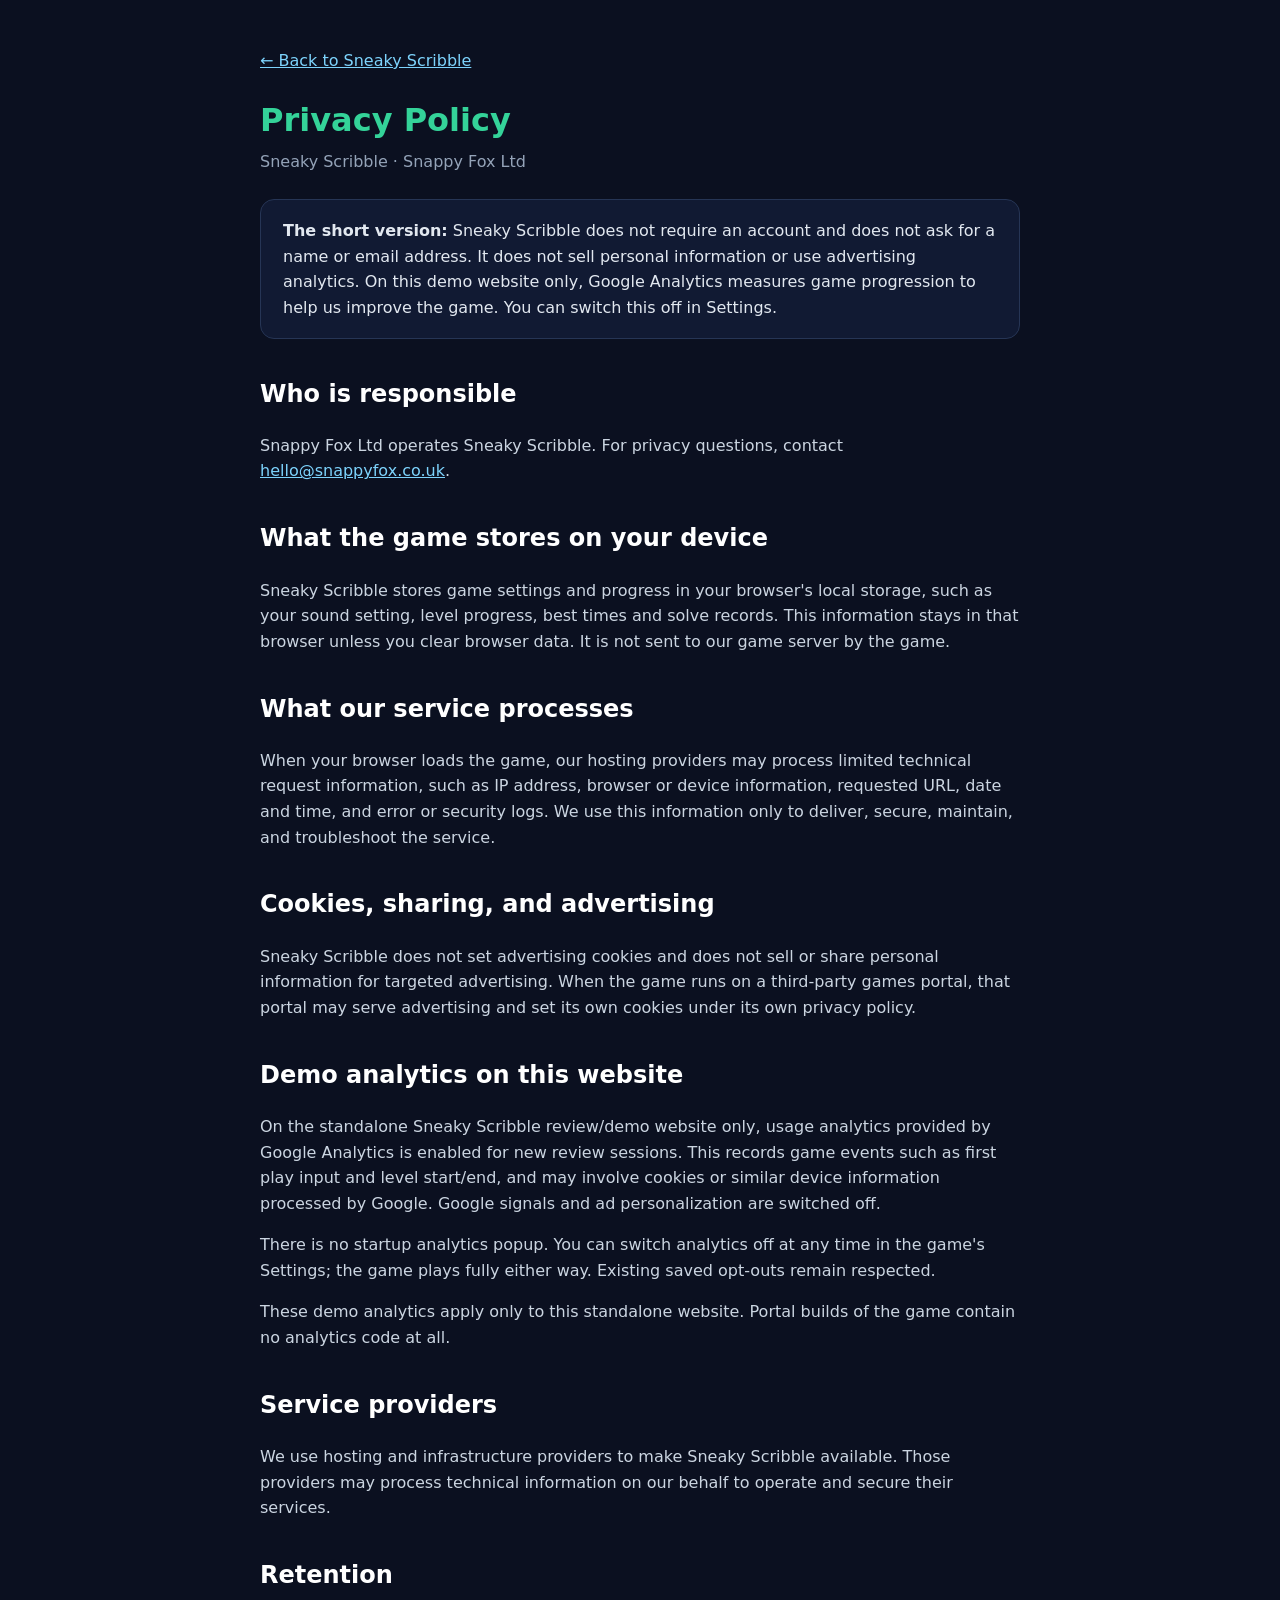
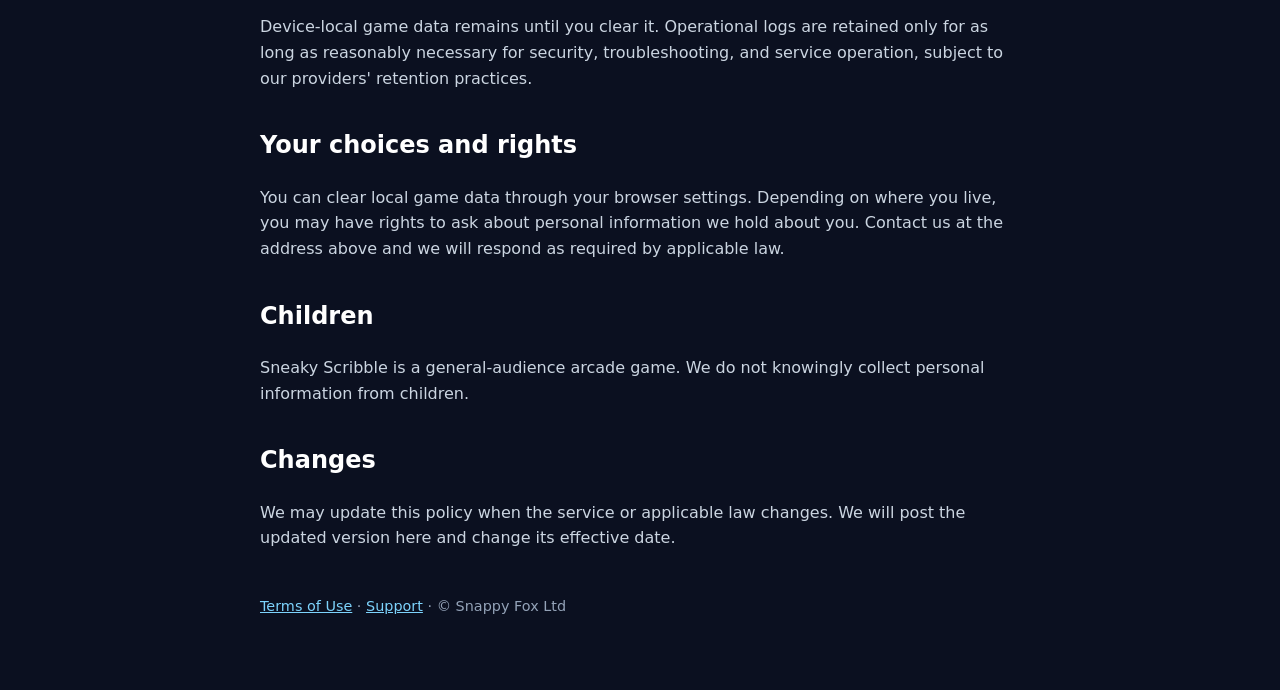
<file: privacy.html>
<!doctype html>
<html lang="en">
  <head>
    <meta charset="utf-8" />
    <meta name="viewport" content="width=device-width, initial-scale=1" />
    <meta name="theme-color" content="#0b1020" />
    <link rel="icon" type="image/png" href="./images/icon.png" />
    <link rel="canonical" href="https://toktics.github.io/sneaky-scribble/privacy.html" />
    <meta name="description" content="How Sneaky Scribble handles browser storage and limited technical information." />
    <title>Sneaky Scribble Privacy Policy</title>
    <style>body{margin:0;background:#0b1020;color:#e2e8f0;font:16px/1.6 system-ui,-apple-system,"Segoe UI",sans-serif}main{max-width:760px;margin:auto;padding:48px 24px 72px}a{color:#7dd3fc}h1{color:#34d399;margin-bottom:0}h2{margin-top:2.2rem;color:#fff}p,li{color:#cbd5e1}.eyebrow{color:#94a3b8;margin-top:.2rem}.card{background:#111a33;border:1px solid #263555;border-radius:14px;padding:18px 22px;margin:24px 0}footer{margin-top:44px;color:#94a3b8;font-size:.9rem}</style>
  </head>
  <body>
    <main>
      <a href="./index.html">← Back to Sneaky Scribble</a>
      <h1>Privacy Policy</h1>
      <p class="eyebrow">Sneaky Scribble · Snappy Fox Ltd</p>
      <div class="card"><strong>The short version:</strong> Sneaky Scribble does not require an account and does not ask for a name or email address. It does not sell personal information or use advertising analytics. On this demo website only, Google Analytics measures game progression to help us improve the game. You can switch this off in Settings.</div>

      <h2>Who is responsible</h2>
      <p>Snappy Fox Ltd operates Sneaky Scribble. For privacy questions, contact <a href="mailto:hello@snappyfox.co.uk">hello@snappyfox.co.uk</a>.</p>

      <h2>What the game stores on your device</h2>
      <p>Sneaky Scribble stores game settings and progress in your browser's local storage, such as your sound setting, level progress, best times and solve records. This information stays in that browser unless you clear browser data. It is not sent to our game server by the game.</p>

      <h2>What our service processes</h2>
      <p>When your browser loads the game, our hosting providers may process limited technical request information, such as IP address, browser or device information, requested URL, date and time, and error or security logs. We use this information only to deliver, secure, maintain, and troubleshoot the service.</p>

      <h2>Cookies, sharing, and advertising</h2>
      <p>Sneaky Scribble does not set advertising cookies and does not sell or share personal information for targeted advertising. When the game runs on a third-party games portal, that portal may serve advertising and set its own cookies under its own privacy policy.</p>

      <h2>Demo analytics on this website</h2>
      <p>On the standalone Sneaky Scribble review/demo website only, usage analytics provided by Google Analytics is enabled for new review sessions. This records game events such as first play input and level start/end, and may involve cookies or similar device information processed by Google. Google signals and ad personalization are switched off.</p>
      <p>There is no startup analytics popup. You can switch analytics off at any time in the game's Settings; the game plays fully either way. Existing saved opt-outs remain respected.</p>
      <p>These demo analytics apply only to this standalone website. Portal builds of the game contain no analytics code at all.</p>

      <h2>Service providers</h2>
      <p>We use hosting and infrastructure providers to make Sneaky Scribble available. Those providers may process technical information on our behalf to operate and secure their services.</p>

      <h2>Retention</h2>
      <p>Device-local game data remains until you clear it. Operational logs are retained only for as long as reasonably necessary for security, troubleshooting, and service operation, subject to our providers' retention practices.</p>

      <h2>Your choices and rights</h2>
      <p>You can clear local game data through your browser settings. Depending on where you live, you may have rights to ask about personal information we hold about you. Contact us at the address above and we will respond as required by applicable law.</p>

      <h2>Children</h2>
      <p>Sneaky Scribble is a general-audience arcade game. We do not knowingly collect personal information from children.</p>

      <h2>Changes</h2>
      <p>We may update this policy when the service or applicable law changes. We will post the updated version here and change its effective date.</p>
      <footer><a href="./terms.html">Terms of Use</a> · <a href="./support.html">Support</a> · © Snappy Fox Ltd</footer>
    </main>
  </body>
</html>
</file>
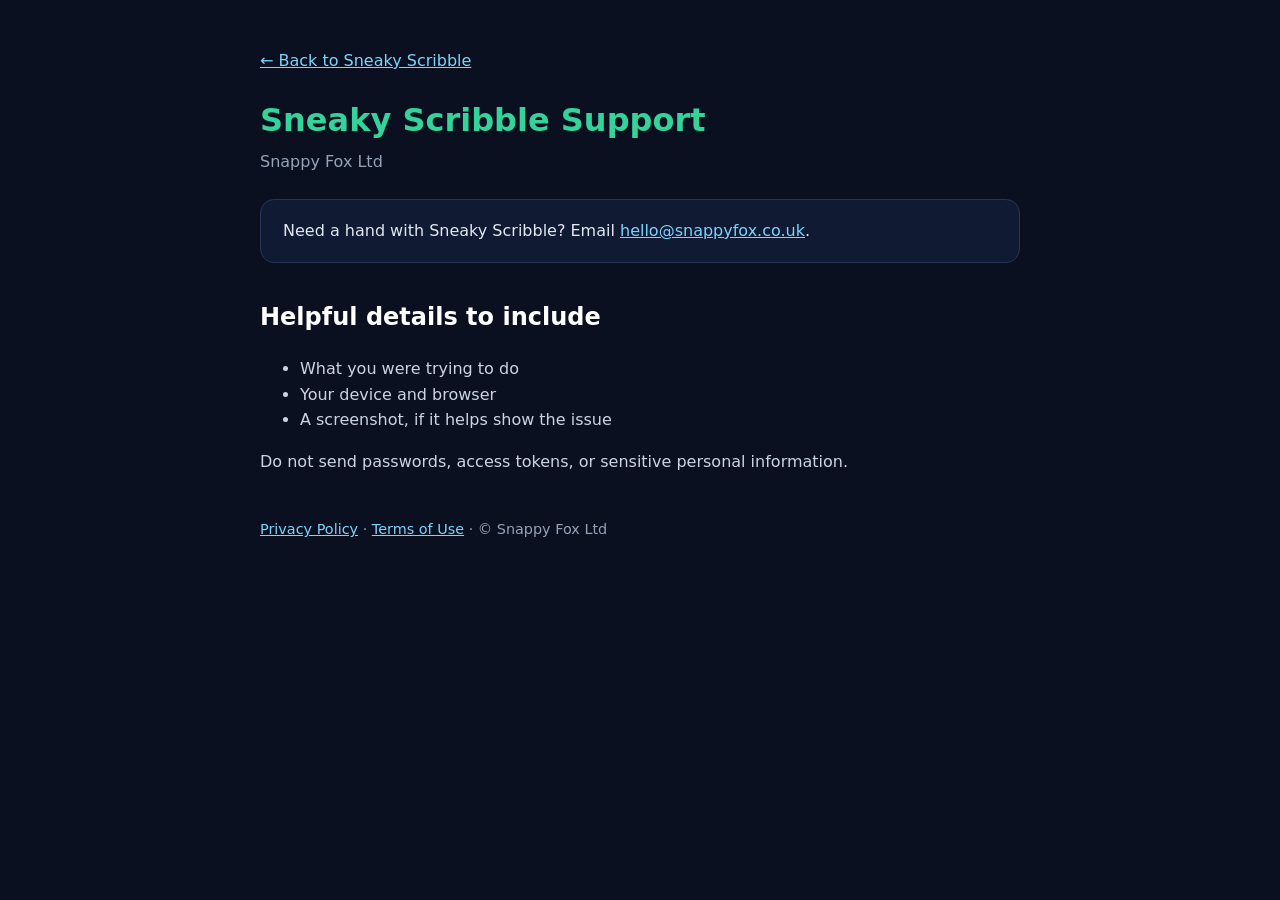
<file: support.html>
<!doctype html>
<html lang="en">
  <head>
    <meta charset="utf-8" />
    <meta name="viewport" content="width=device-width, initial-scale=1" />
    <meta name="theme-color" content="#0b1020" />
    <link rel="icon" type="image/png" href="./images/icon.png" />
    <link rel="canonical" href="https://toktics.github.io/sneaky-scribble/support" />
    <meta name="description" content="Sneaky Scribble support and contact information from Snappy Fox Ltd." />
    <title>Sneaky Scribble Support</title>
    <style>body{margin:0;background:#0b1020;color:#e2e8f0;font:16px/1.6 system-ui,-apple-system,"Segoe UI",sans-serif}main{max-width:760px;margin:auto;padding:48px 24px 72px}a{color:#7dd3fc}h1{color:#34d399;margin-bottom:0}h2{margin-top:2.2rem;color:#fff}p,li{color:#cbd5e1}.eyebrow{color:#94a3b8;margin-top:.2rem}.card{background:#111a33;border:1px solid #263555;border-radius:14px;padding:18px 22px;margin:24px 0}footer{margin-top:44px;color:#94a3b8;font-size:.9rem}</style>
  </head>
  <body>
    <main>
      <a href="/">← Back to Sneaky Scribble</a>
      <h1>Sneaky Scribble Support</h1>
      <p class="eyebrow">Snappy Fox Ltd</p>
      <div class="card">Need a hand with Sneaky Scribble? Email <a href="mailto:hello@snappyfox.co.uk">hello@snappyfox.co.uk</a>.</div>
      <h2>Helpful details to include</h2>
      <ul><li>What you were trying to do</li><li>Your device and browser</li><li>A screenshot, if it helps show the issue</li></ul>
      <p>Do not send passwords, access tokens, or sensitive personal information.</p>
      <footer><a href="./privacy.html">Privacy Policy</a> · <a href="./terms.html">Terms of Use</a> · © Snappy Fox Ltd</footer>
    </main>
  </body>
</html>
</file>
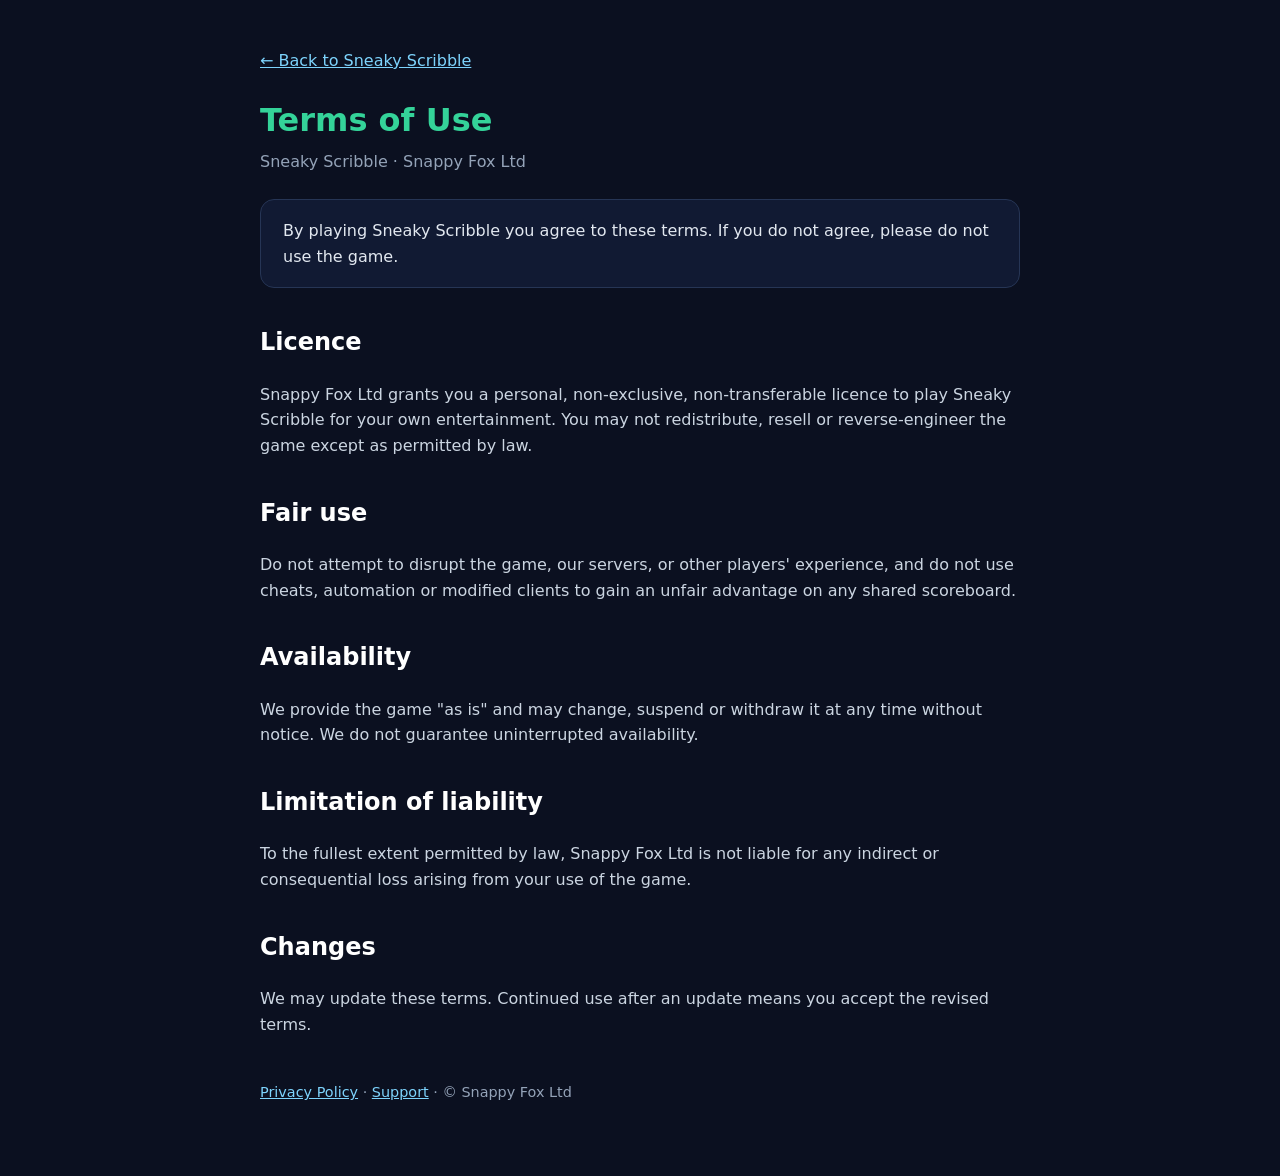
<file: terms.html>
<!doctype html>
<html lang="en">
  <head>
    <meta charset="utf-8" />
    <meta name="viewport" content="width=device-width, initial-scale=1" />
    <meta name="theme-color" content="#0b1020" />
    <link rel="icon" type="image/png" href="./images/icon.png" />
    <link rel="canonical" href="https://toktics.github.io/sneaky-scribble/terms" />
    <meta name="description" content="Terms of use for Sneaky Scribble by Snappy Fox Ltd." />
    <title>Sneaky Scribble Terms of Use</title>
    <style>body{margin:0;background:#0b1020;color:#e2e8f0;font:16px/1.6 system-ui,-apple-system,"Segoe UI",sans-serif}main{max-width:760px;margin:auto;padding:48px 24px 72px}a{color:#7dd3fc}h1{color:#34d399;margin-bottom:0}h2{margin-top:2.2rem;color:#fff}p,li{color:#cbd5e1}.eyebrow{color:#94a3b8;margin-top:.2rem}.card{background:#111a33;border:1px solid #263555;border-radius:14px;padding:18px 22px;margin:24px 0}footer{margin-top:44px;color:#94a3b8;font-size:.9rem}</style>
  </head>
  <body>
    <main>
      <a href="/">← Back to Sneaky Scribble</a>
      <h1>Terms of Use</h1>
      <p class="eyebrow">Sneaky Scribble · Snappy Fox Ltd</p>
      <div class="card">By playing Sneaky Scribble you agree to these terms. If you do not agree, please do not use the game.</div>

      <h2>Licence</h2>
      <p>Snappy Fox Ltd grants you a personal, non-exclusive, non-transferable licence to play Sneaky Scribble for your own entertainment. You may not redistribute, resell or reverse-engineer the game except as permitted by law.</p>

      <h2>Fair use</h2>
      <p>Do not attempt to disrupt the game, our servers, or other players' experience, and do not use cheats, automation or modified clients to gain an unfair advantage on any shared scoreboard.</p>

      <h2>Availability</h2>
      <p>We provide the game "as is" and may change, suspend or withdraw it at any time without notice. We do not guarantee uninterrupted availability.</p>

      <h2>Limitation of liability</h2>
      <p>To the fullest extent permitted by law, Snappy Fox Ltd is not liable for any indirect or consequential loss arising from your use of the game.</p>

      <h2>Changes</h2>
      <p>We may update these terms. Continued use after an update means you accept the revised terms.</p>
      <footer><a href="./privacy.html">Privacy Policy</a> · <a href="./support.html">Support</a> · © Snappy Fox Ltd</footer>
    </main>
  </body>
</html>
</file>
